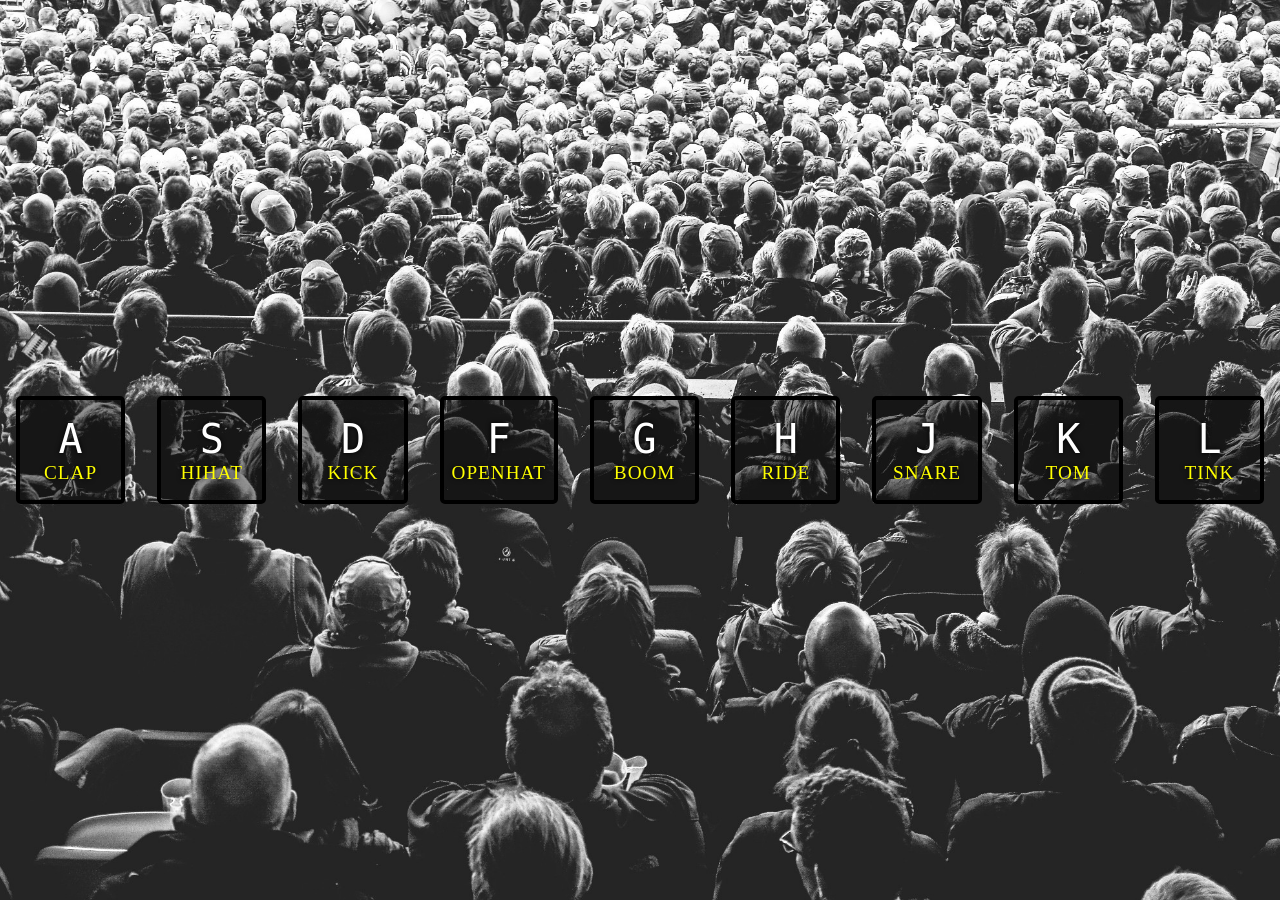
<file: 30DayJavaScript/DayOneDrumKit/drumKit.html>
<html lang="en">
<head>
    <meta charset="UTF-8">
    <title>Drumkit Javascript</title>
    <link rel="stylesheet" href="styleSheet.css">
</head>
<body>
    <div class="keys">
    <div data-key="65" class="key">
        <kbd>A</kbd>
        <span class="sound">clap</span>
    </div>
    <div data-key="83" class="key">
        <kbd>S</kbd>
        <span class="sound">hihat</span>
    </div> 
    <div data-key="68" class="key">
        <kbd>D</kbd>
        <span class="sound">kick</span>
    </div> 
    <div data-key="70" class="key">
        <kbd>F</kbd>
        <span class="sound">openhat</span>
    </div> 
    <div data-key="71" class="key">
        <kbd>G</kbd>
        <span class="sound">boom</span>
    </div>
     <div data-key="72" class="key">
        <kbd>H</kbd>
        <span class="sound">ride</span>
    </div> 
    <div data-key="74" class="key">
        <kbd>J</kbd>
        <span class="sound">snare</span>
    </div>
    <div data-key="75" class="key">
        <kbd>K</kbd>
        <span class="sound">tom</span>
    </div>
    <div data-key="76" class="key">
        <kbd>L</kbd>
        <span class="sound">tink</span>
    </div>
    </div>

    <audio data-key="65" src="sounds/01 - JavaScript Drum Kit_sounds_clap.wav"></audio>
    <audio data-key="83" src="sounds/01 - JavaScript Drum Kit_sounds_hihat.wav"></audio>
    <audio data-key="68" src="sounds/01 - JavaScript Drum Kit_sounds_kick.wav"></audio>
    <audio data-key="70" src="sounds/01 - JavaScript Drum Kit_sounds_openhat.wav"></audio>
    <audio data-key="71" src="sounds/01 - JavaScript Drum Kit_sounds_boom.wav"></audio>
    <audio data-key="72" src="sounds/01 - JavaScript Drum Kit_sounds_ride.wav"></audio>
    <audio data-key="74" src="sounds/01 - JavaScript Drum Kit_sounds_snare.wav"></audio>
    <audio data-key="75" src="sounds/01 - JavaScript Drum Kit_sounds_tom.wav"></audio>
    <audio data-key="76" src="sounds/01 - JavaScript Drum Kit_sounds_tink.wav"></audio>

    <script src="script.js"></script>
   

</body>
</html>
</file>
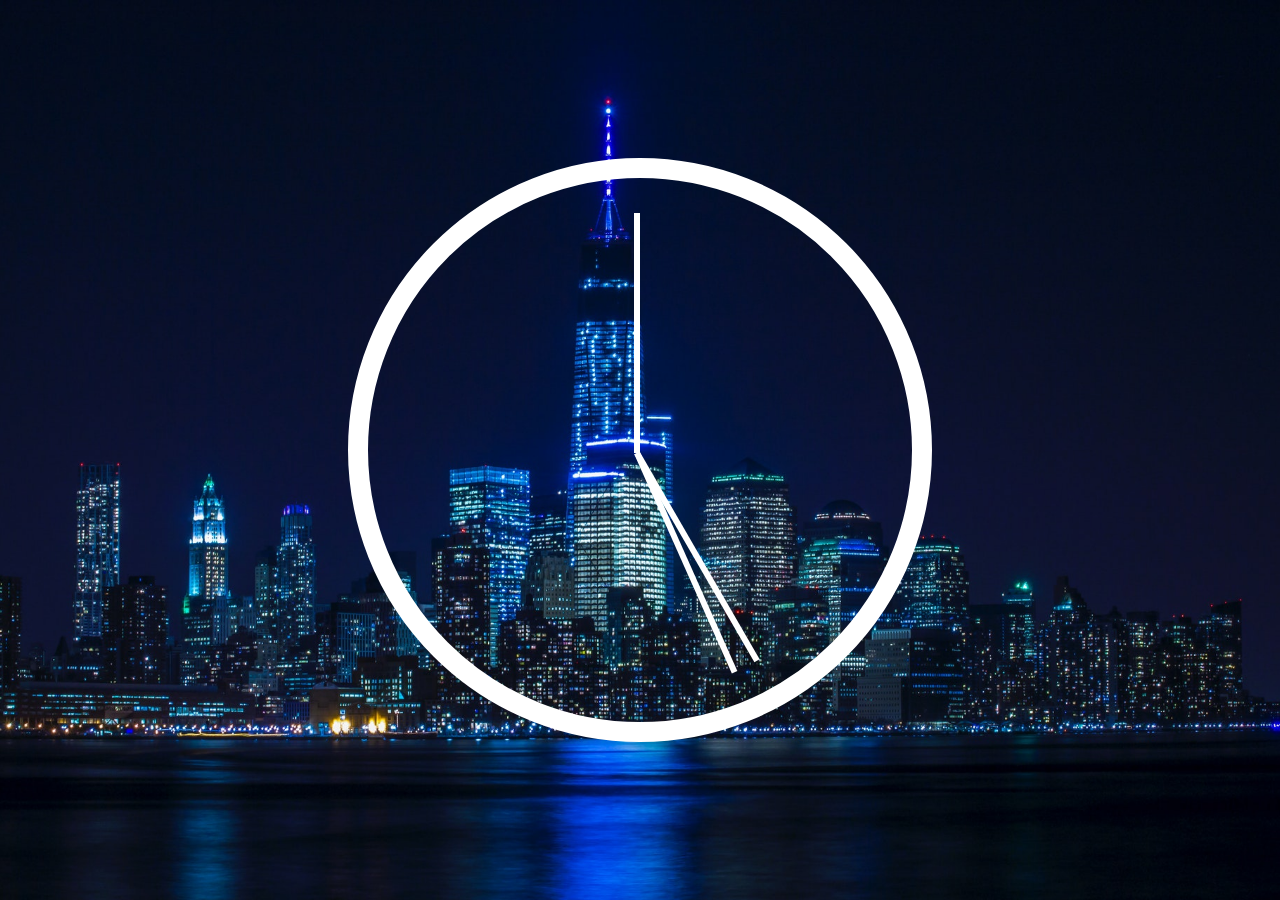
<file: 30DayJavaScript/DayTwoClock/clock.html>
<html lang="en">
<head>
    <meta charset="UTF-8">
    <title>CSS+JS Clock</title>
    <link rel="stylesheet" href="stylesheet.css">
</head>
<body>
    <div class="clock">
        <div class="clock-face">
            <div class="hand hour-hand"></div>
            <div class="hand min-hand"></div>
            <div class="hand second-hand"></div>
        </div>
    </div>

    <script src="script.js"></script>
</body>
</html>
</file>
<file: 30DayJavaScript/DayOneDrumKit/styleSheet.css>
body{
    background: url(image/background.jpg);
    background-size: cover;
    background-position: center;
    height: 100vh;
    margin: 0;
    padding: 0;
}

.keys{
    display:  flex;
    min-height: 100vh;
    align-items: center;
    justify-content: center;
}

.key{
    border: 4px solid black;
    border-radius: 5px;
    margin: 1rem;
    font-size: 1.5rem;
    padding: 1rem .5rem;
    transition: all 0.07s;
    width: 100px;
    text-align: center;
    color: white;
    background: rgba(0,0,0,0.4);
    text-shadow: 0 0 5px black;
}

kbd{
    display: block;
    font-size: 40px;
}

.sound{
    color: yellow;
    font-size: 1.2rem;
    text-transform: uppercase;
    letter-spacing: 1px;
}

.playing{
    transform: scale(1.1);
    border-color: yellow;
    box-shadow: 0 0 10px yellow;
}
</file>
<file: 30DayJavaScript/DayTwoClock/stylesheet.css>
body{
    margin: 0;
    padding: 0;
    background: url(image/city-at-night.jpg);
    background-position: center;
    background-size: cover;
    height: 100vh;
    display: flex;
    flex: 1;
    min-height: 100vh;
    align-items: center;
}

.clock{
    width: 30rem;
    height: 30rem;
    border: 20px solid white;
    border-radius: 50%;
    margin:50px auto;
    position: relative;
    padding: 2rem;
}

.clock-face{
    position: relative;
    width: 100%;
    height: 100%;
    transform: translate(-3px);
}

.hand{
    width: 50%;
    height: 6px;
    background: white;
    position: absolute;
    top: 50%;
    transform-origin: 100%;
    transform:rotate(90deg);
    transition: all 0.05s;
    transition-timing-function: cubic-bezier(0.1, 2.7, 0.58, 1);
}
</file>
